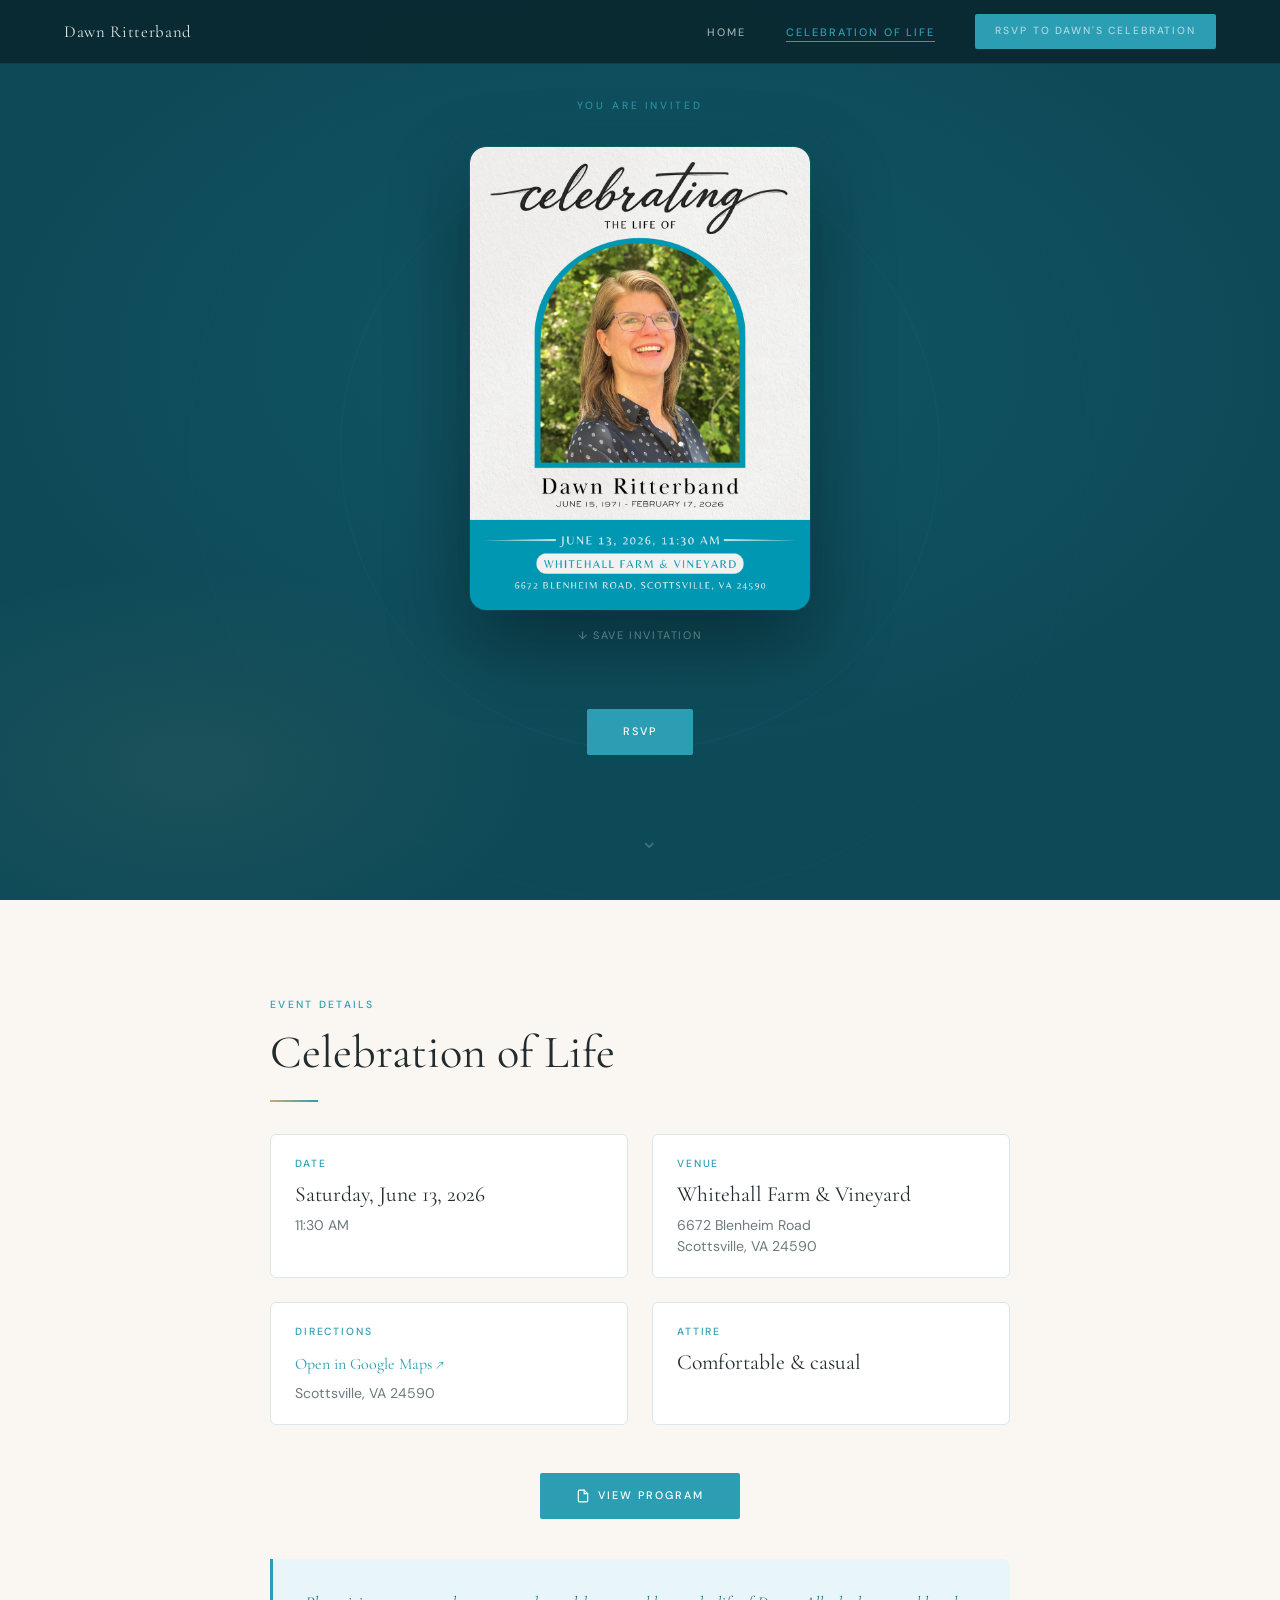
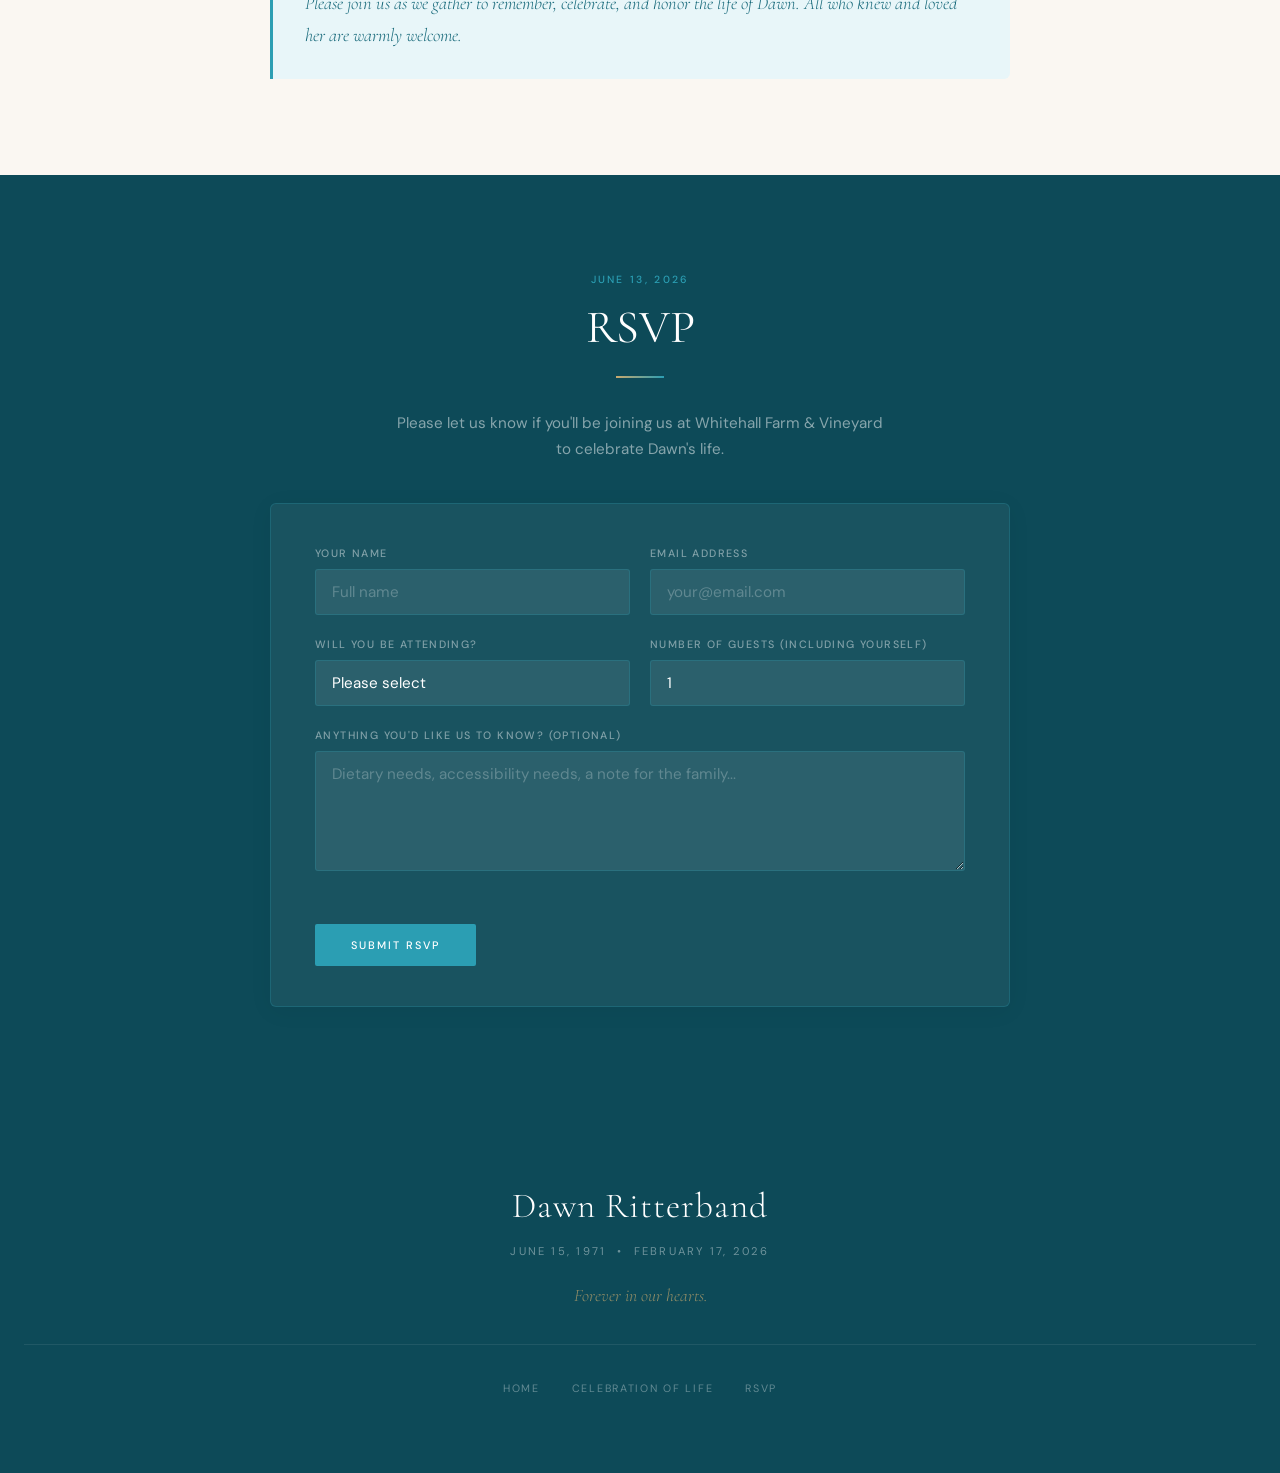
<file: celebration.html>
<!DOCTYPE html>
<html lang="en">
<head>
  <meta charset="UTF-8" />
  <meta name="viewport" content="width=device-width, initial-scale=1.0" />
  <title>Celebration of Life — Dawn Ritterband</title>
  <link rel="stylesheet" href="style.css" />
  <link rel="preconnect" href="https://fonts.googleapis.com" />
  <link rel="preconnect" href="https://fonts.gstatic.com" crossorigin />
  <link href="https://fonts.googleapis.com/css2?family=Cormorant+Garamond:ital,wght@0,300;0,400;0,500;1,300;1,400&family=DM+Sans:wght@300;400;500&display=swap" rel="stylesheet" />
  <style>
    /* ── PAGE-SPECIFIC: CELEBRATION OF LIFE ── */

    /* INVITATION HERO — full-bleed, invitation as centerpiece */
    .col-hero {
      min-height: 100vh;
      min-height: -webkit-fill-available;
      min-height: 100lvh;
      display: flex;
      flex-direction: column;
      align-items: center;
      justify-content: center;
      padding: 80px 2rem 8rem;
      position: relative;
      overflow: hidden;
      text-align: center;
    }

    /* Extend teal to page bottom so Safari shows no ivory gap */
    body {
      background-color: var(--teal-deep);
    }

    /* Deep teal background with turquoise radial glow */
    .col-hero-bg {
      position: absolute;
      inset: 0;
      background:
        radial-gradient(ellipse 80% 70% at 50% 40%, rgba(43,158,179,0.14) 0%, transparent 65%),
        radial-gradient(ellipse 50% 40% at 15% 85%, rgba(201,169,110,0.08) 0%, transparent 55%),
        var(--teal-deep);
      z-index: 0;
    }

    /* Floating soft circles in background */
    .col-hero-bg::before {
      content: '';
      position: absolute;
      width: 600px;
      height: 600px;
      border-radius: 50%;
      border: 1px solid rgba(43,158,179,0.08);
      top: 50%;
      left: 50%;
      transform: translate(-50%, -50%);
      pointer-events: none;
    }
    .col-hero-bg::after {
      content: '';
      position: absolute;
      width: 900px;
      height: 900px;
      border-radius: 50%;
      border: 1px solid rgba(43,158,179,0.04);
      top: 50%;
      left: 50%;
      transform: translate(-50%, -50%);
      pointer-events: none;
    }

    .col-hero-content {
      position: relative;
      z-index: 1;
      display: flex;
      flex-direction: column;
      align-items: center;
      gap: 0;
    }

    /* "Celebrating the Life of" label */
    .col-hero-eyebrow {
      font-size: 0.65rem;
      letter-spacing: 0.28em;
      text-transform: uppercase;
      color: var(--teal);
      margin-bottom: 2rem;
      opacity: 0;
      animation: fadeUp 0.9s ease 0.3s both;
    }

    /* The invitation card */
    .col-invitation-wrap {
      position: relative;
      opacity: 0;
      animation: fadeUp 1.1s ease 0.5s both;
    }

    .col-invitation-img {
      width: min(340px, 80vw);
      border-radius: 16px;
      box-shadow:
        0 30px 80px rgba(0,0,0,0.45),
        0 0 0 1px rgba(43,158,179,0.2),
        0 0 60px rgba(43,158,179,0.12);
      display: block;
    }

    /* Turquoise glow halo behind the invitation */
    .col-invitation-wrap::before {
      content: '';
      position: absolute;
      inset: -20px;
      border-radius: 24px;
      background: radial-gradient(ellipse at center, rgba(43,158,179,0.18) 0%, transparent 70%);
      z-index: -1;
    }

    /* Download/view link under the invitation */
    .col-invitation-link {
      margin-top: 1rem;
      font-size: 0.68rem;
      letter-spacing: 0.15em;
      text-transform: uppercase;
      color: rgba(255,255,255,0.35);
      text-decoration: none;
      transition: color 0.2s;
      opacity: 0;
      animation: fadeUp 0.9s ease 0.9s both;
      display: inline-block;
    }
    .col-invitation-link:hover { color: var(--teal); }

    .col-hero-cta {
      margin-top: 2.5rem;
      opacity: 0;
      animation: fadeUp 0.9s ease 1.1s both;
    }

    .hero-scroll {
      position: absolute;
      bottom: 2.5rem;
      left: 50%;
      font-size: 1.4rem;
      color: rgba(255,255,255,0.2);
      animation: bob 2.5s ease-in-out infinite, fadeIn 1s ease 1.5s both;
      opacity: 0;
      z-index: 1;
    }

    /* SERVICE DETAILS SECTION */
    .service-details {
      padding: 6rem 1.5rem;
      background: var(--ivory);
    }

    .service-grid {
      display: grid;
      grid-template-columns: 1fr 1fr;
      gap: 1.5rem;
      margin-top: 2rem;
    }

    .service-card {
      background: white;
      border: 1px solid var(--border);
      border-radius: 6px;
      padding: 1.25rem 1.5rem;
      display: flex;
      flex-direction: column;
      gap: 0.35rem;
      transition: box-shadow 0.2s, border-color 0.2s;
    }
    .service-card:hover {
      box-shadow: 0 6px 24px rgba(43,158,179,0.1);
      border-color: var(--teal);
    }

    .service-card-label {
      font-size: 0.65rem;
      letter-spacing: 0.18em;
      text-transform: uppercase;
      color: var(--teal);
      font-weight: 500;
    }

    .service-card-value {
      font-family: var(--font-display);
      font-size: 1.35rem;
      color: var(--charcoal);
      font-weight: 400;
      line-height: 1.4;
    }

    .service-card-sub {
      font-size: 0.88rem;
      color: var(--warm-gray);
      line-height: 1.5;
    }

    .service-note {
      margin-top: 2.5rem;
      padding: 1.75rem 2rem;
      background: var(--teal-wash);
      border-left: 3px solid var(--teal);
      border-radius: 0 6px 6px 0;
      font-family: var(--font-display);
      font-style: italic;
      font-size: 1.15rem;
      color: var(--teal-dark);
      font-weight: 300;
      line-height: 1.75;
    }

    /* RSVP SECTION */
    .rsvp {
      padding: 6rem 1.5rem;
      background: var(--teal-deep);
    }

    .rsvp .section-label { color: var(--teal); }
    .rsvp h2 { color: white; }

    .rsvp-sub {
      color: rgba(255,255,255,0.5);
      max-width: 500px;
      margin: 0 auto 2.5rem;
      font-size: 0.95rem;
    }

    .rsvp .form-box {
      background: rgba(255,255,255,0.05);
      border-color: rgba(43,158,179,0.25);
    }

    .rsvp label { color: rgba(255,255,255,0.45); }

    .rsvp input,
    .rsvp select,
    .rsvp textarea {
      background: rgba(255,255,255,0.08);
      border-color: rgba(43,158,179,0.25);
      color: white;
    }

    .rsvp input::placeholder,
    .rsvp textarea::placeholder { color: rgba(255,255,255,0.25); }

    .rsvp input:focus,
    .rsvp select:focus,
    .rsvp textarea:focus {
      background: rgba(255,255,255,0.12);
      border-color: var(--teal);
    }

    .rsvp select option { background: var(--teal-deep); color: white; }

    /* Add to calendar prompt */
    .calendar-prompt {
      margin: 1.5rem auto 0;
      padding-top: 1.5rem;
      border-top: 1px solid rgba(43,158,179,0.25);
      width: 100%;
      max-width: 420px;
      display: flex;
      flex-direction: column;
      align-items: center;
      text-align: center;
    }
    .calendar-label {
      font-size: 0.65rem;
      letter-spacing: 0.18em;
      text-transform: uppercase;
      color: var(--teal);
      margin-bottom: 0.85rem;
      font-family: var(--font-body);
      font-style: normal;
      text-align: center;
      width: 100%;
    }
    .calendar-btns {
      display: flex;
      gap: 0.75rem;
      justify-content: center;
      align-items: center;
      flex-wrap: wrap;
      width: 100%;
    }
    .cal-btn {
      display: inline-block;
      background: var(--teal-dark);
      border: 1.5px solid var(--teal-dark);
      color: white;
      font-family: var(--font-body);
      font-size: 0.75rem;
      letter-spacing: 0.08em;
      padding: 0.65rem 1.25rem;
      border-radius: 3px;
      cursor: pointer;
      text-decoration: none;
      transition: background 0.2s, border-color 0.2s;
    }
    .cal-btn:hover {
      background: var(--teal-deep);
      border-color: var(--teal-deep);
    }

    /* INVITATION LIGHTBOX */
    .col-invitation-wrap {
      cursor: zoom-in;
    }

    .col-invitation-img {
      transition: transform 0.2s ease;
    }
    .col-invitation-wrap:hover .col-invitation-img {
      transform: scale(1.03);
    }

    /* Lightbox overlay */
    .lightbox {
      display: none;
      position: fixed;
      inset: 0;
      z-index: 200;
      background: rgba(8, 32, 38, 0.96);
      backdrop-filter: blur(8px);
      -webkit-backdrop-filter: blur(8px);
      align-items: center;
      justify-content: center;
      flex-direction: column;
      gap: 1.75rem;
      padding: 2rem;
      animation: fadeIn 0.25s ease both;
    }
    .lightbox.open {
      display: flex;
    }
    .lightbox-img {
      max-height: 80vh;
      max-width: min(480px, 90vw);
      border-radius: 16px;
      box-shadow:
        0 40px 100px rgba(0,0,0,0.6),
        0 0 0 1px rgba(43,158,179,0.25),
        0 0 80px rgba(43,158,179,0.15);
      animation: fadeUp 0.3s ease both;
    }
    .lightbox-actions {
      display: flex;
      flex-direction: column;
      align-items: center;
      gap: 0.85rem;
      animation: fadeUp 0.35s ease 0.08s both;
    }
    .lightbox-rsvp-btn {
      background: var(--teal);
      color: white;
      font-family: var(--font-body);
      font-size: 0.7rem;
      font-weight: 500;
      letter-spacing: 0.18em;
      text-transform: uppercase;
      padding: 0.85rem 2.5rem;
      border: none;
      border-radius: 2px;
      cursor: pointer;
      transition: background 0.2s, transform 0.15s, box-shadow 0.2s;
    }
    .lightbox-rsvp-btn:hover {
      background: var(--teal-dark);
      transform: translateY(-1px);
      box-shadow: 0 6px 20px rgba(43,158,179,0.3);
    }
    .lightbox-close {
      font-size: 0.67rem;
      letter-spacing: 0.16em;
      text-transform: uppercase;
      color: rgba(255,255,255,0.3);
      background: none;
      border: none;
      cursor: pointer;
      transition: color 0.2s;
      padding: 0.25rem 0.5rem;
    }
    .lightbox-close:hover { color: rgba(255,255,255,0.7); }

    /* Responsive */
    @media (max-width: 620px) {
      .service-grid { grid-template-columns: 1fr; }
      .col-invitation-img { width: min(280px, 75vw); }
    }
  </style>
</head>
<body>

  <!-- NAV -->
  <nav class="site-nav">
    <a href="index.html" class="nav-wordmark">Dawn Ritterband</a>
    <button class="nav-hamburger" id="nav-hamburger" aria-label="Open menu" aria-expanded="false">
      <span></span><span></span><span></span>
    </button>
    <ul class="nav-links" id="nav-links">
      <li><a href="index.html">Home</a></li>
      <li><a href="celebration.html" class="active">Celebration of Life</a></li>
      <li><a href="#rsvp" class="btn" style="margin-top:0; padding: 0.5rem 1.25rem; font-size:0.65rem;">RSVP to Dawn's Celebration</a></li>
    </ul>
  </nav>

  <!-- LIGHTBOX -->
  <div class="lightbox" id="invitation-lightbox" role="dialog" aria-modal="true" aria-label="Invitation preview">
    <img src="CoL_Invitation.png" alt="Celebration of Life Invitation" class="lightbox-img" />
    <div class="lightbox-actions">
      <button class="lightbox-rsvp-btn" id="lightbox-rsvp-btn">RSVP</button>
      <button class="lightbox-close" id="lightbox-close">&#215; Close</button>
    </div>
  </div>

  <!-- INVITATION HERO -->
  <section class="col-hero">
    <div class="col-hero-bg"></div>
    <div class="col-hero-content">
      <p class="col-hero-eyebrow">You Are Invited</p>
      <div class="col-invitation-wrap" id="invitation-trigger" title="Click to view invitation">
        <img
          src="CoL_Invitation.png"
          alt="Celebration of Life Invitation — Dawn Ritterband, June 13, 2026 at Whitehall Farm & Vineyard"
          class="col-invitation-img"
        />
      </div>
      <a href="CoL_Invitation.png" download class="col-invitation-link">&#8595; Save Invitation</a>
      <div class="col-hero-cta">
        <a href="#rsvp" class="btn">RSVP</a>
      </div>
    </div>
    <span class="hero-scroll" aria-hidden="true">&#8964;</span>
  </section>

  <!-- SERVICE DETAILS -->
  <section class="service-details" id="details">
    <div class="container narrow">
      <div class="reveal">
        <span class="section-label">Event Details</span>
        <h2>Celebration of Life</h2>
        <hr class="section-divider" />
      </div>

      <div class="service-grid reveal">
        <div class="service-card">
          <div class="service-card-label">Date</div>
          <div class="service-card-value">Saturday, June 13, 2026</div>
          <div class="service-card-sub">11:30 AM</div>
        </div>

        <div class="service-card">
          <div class="service-card-label">Venue</div>
          <div class="service-card-value">Whitehall Farm &amp; Vineyard</div>
          <div class="service-card-sub">6672 Blenheim Road<br />Scottsville, VA 24590</div>
        </div>

        <div class="service-card">
          <div class="service-card-label">Directions</div>
          <div class="service-card-value">
            <a href="https://maps.google.com/?q=6672+Blenheim+Road+Scottsville+VA+24590"
               target="_blank"
               rel="noopener noreferrer"
               style="color: var(--teal); text-decoration: none; font-size: 1rem;">
              Open in Google Maps &#8599;
            </a>
          </div>
          <div class="service-card-sub">Scottsville, VA 24590</div>
        </div>

        <div class="service-card">
          <div class="service-card-label">Attire</div>
          <div class="service-card-value">
            <!--✏️ Add attire guidance, e.g. "Casual, comfortable, colorful" -->
            Comfortable &amp; casual
          </div>
          <div class="service-card-sub">
            <!--✏️ Optional note, e.g. "Wear something that makes you smile" -->
          </div>
        </div>
      </div>

      <div class="reveal" style="margin-top: 1.5rem; text-align: center;">
        <a href="program.pdf" target="_blank" rel="noopener noreferrer" class="btn" style="display: inline-flex; align-items: center; gap: 0.5rem;">
          <svg xmlns="http://www.w3.org/2000/svg" width="14" height="14" viewBox="0 0 24 24" fill="none" stroke="currentColor" stroke-width="2" stroke-linecap="round" stroke-linejoin="round" aria-hidden="true">
            <path d="M14 2H6a2 2 0 0 0-2 2v16a2 2 0 0 0 2 2h12a2 2 0 0 0 2-2V8z"/><polyline points="14 2 14 8 20 8"/>
          </svg>
          View Program
        </a>
      </div>

      <div class="service-note reveal">
        <!--✏️ Optional personal note to guests from the family -->
        Please join us as we gather to remember, celebrate, and honor the life of Dawn. All who knew and loved her are warmly welcome.
      </div>
    </div>
  </section>

  <!-- RSVP -->
  <section class="rsvp" id="rsvp">
    <div class="container narrow">
      <div class="reveal">
        <span class="section-label center">June 13, 2026</span>
        <h2 class="center">RSVP</h2>
        <hr class="section-divider center" />
        <p class="rsvp-sub center">
          Please let us know if you'll be joining us at Whitehall Farm &amp; Vineyard to celebrate Dawn's life.
        </p>
      </div>

      <!-- RSVP form — submits directly to Airtable via script.js -->
      <form class="form-box reveal" id="rsvp-form">
        <input type="hidden" name="_subject" value="RSVP — Dawn Ritterband Celebration of Life" />

        <div class="form-row two-col">
          <div class="form-group">
            <label for="rsvp-name">Your Name</label>
            <input type="text" id="rsvp-name" name="name" placeholder="Full name" required />
          </div>
          <div class="form-group">
            <label for="rsvp-email">Email Address</label>
            <input type="email" id="rsvp-email" name="email" placeholder="your@email.com" required />
          </div>
        </div>

        <div class="form-row two-col">
          <div class="form-group">
            <label for="rsvp-attending">Will you be attending?</label>
            <select id="rsvp-attending" name="attending" required>
              <option value="" disabled selected>Please select</option>
              <option value="yes">Yes, I will be there</option>
              <option value="no">Unable to attend</option>
              <option value="maybe">I hope to attend</option>
            </select>
          </div>
          <div class="form-group">
            <label for="rsvp-guests">Number of guests (including yourself)</label>
            <select id="rsvp-guests" name="guests">
              <option value="1">1</option>
              <option value="2">2</option>
              <option value="3">3</option>
              <option value="4">4</option>
              <option value="5+">5 or more</option>
            </select>
          </div>
        </div>

        <div class="form-group">
          <label for="rsvp-note">Anything you'd like us to know? (Optional)</label>
          <textarea id="rsvp-note" name="note" rows="3" placeholder="Dietary needs, accessibility needs, a note for the family..."></textarea>
        </div>

        <button type="submit" class="btn btn-gold">Submit RSVP</button>
      </form>
    </div>
  </section>

  <!-- FOOTER -->
  <footer class="site-footer">
    <p class="footer-name">Dawn Ritterband</p>
    <p class="footer-dates">June 15, 1971 &nbsp;&bull;&nbsp; February 17, 2026</p>
    <p class="footer-quote">Forever in our hearts.</p>
    <ul class="footer-nav">
      <li><a href="index.html">Home</a></li>
      <li><a href="celebration.html">Celebration of Life</a></li>
      <li><a href="#rsvp">RSVP</a></li>
    </ul>
  </footer>

  <script src="config.js"></script>
  <script src="script.js"></script>
</body>
</html>
</file>
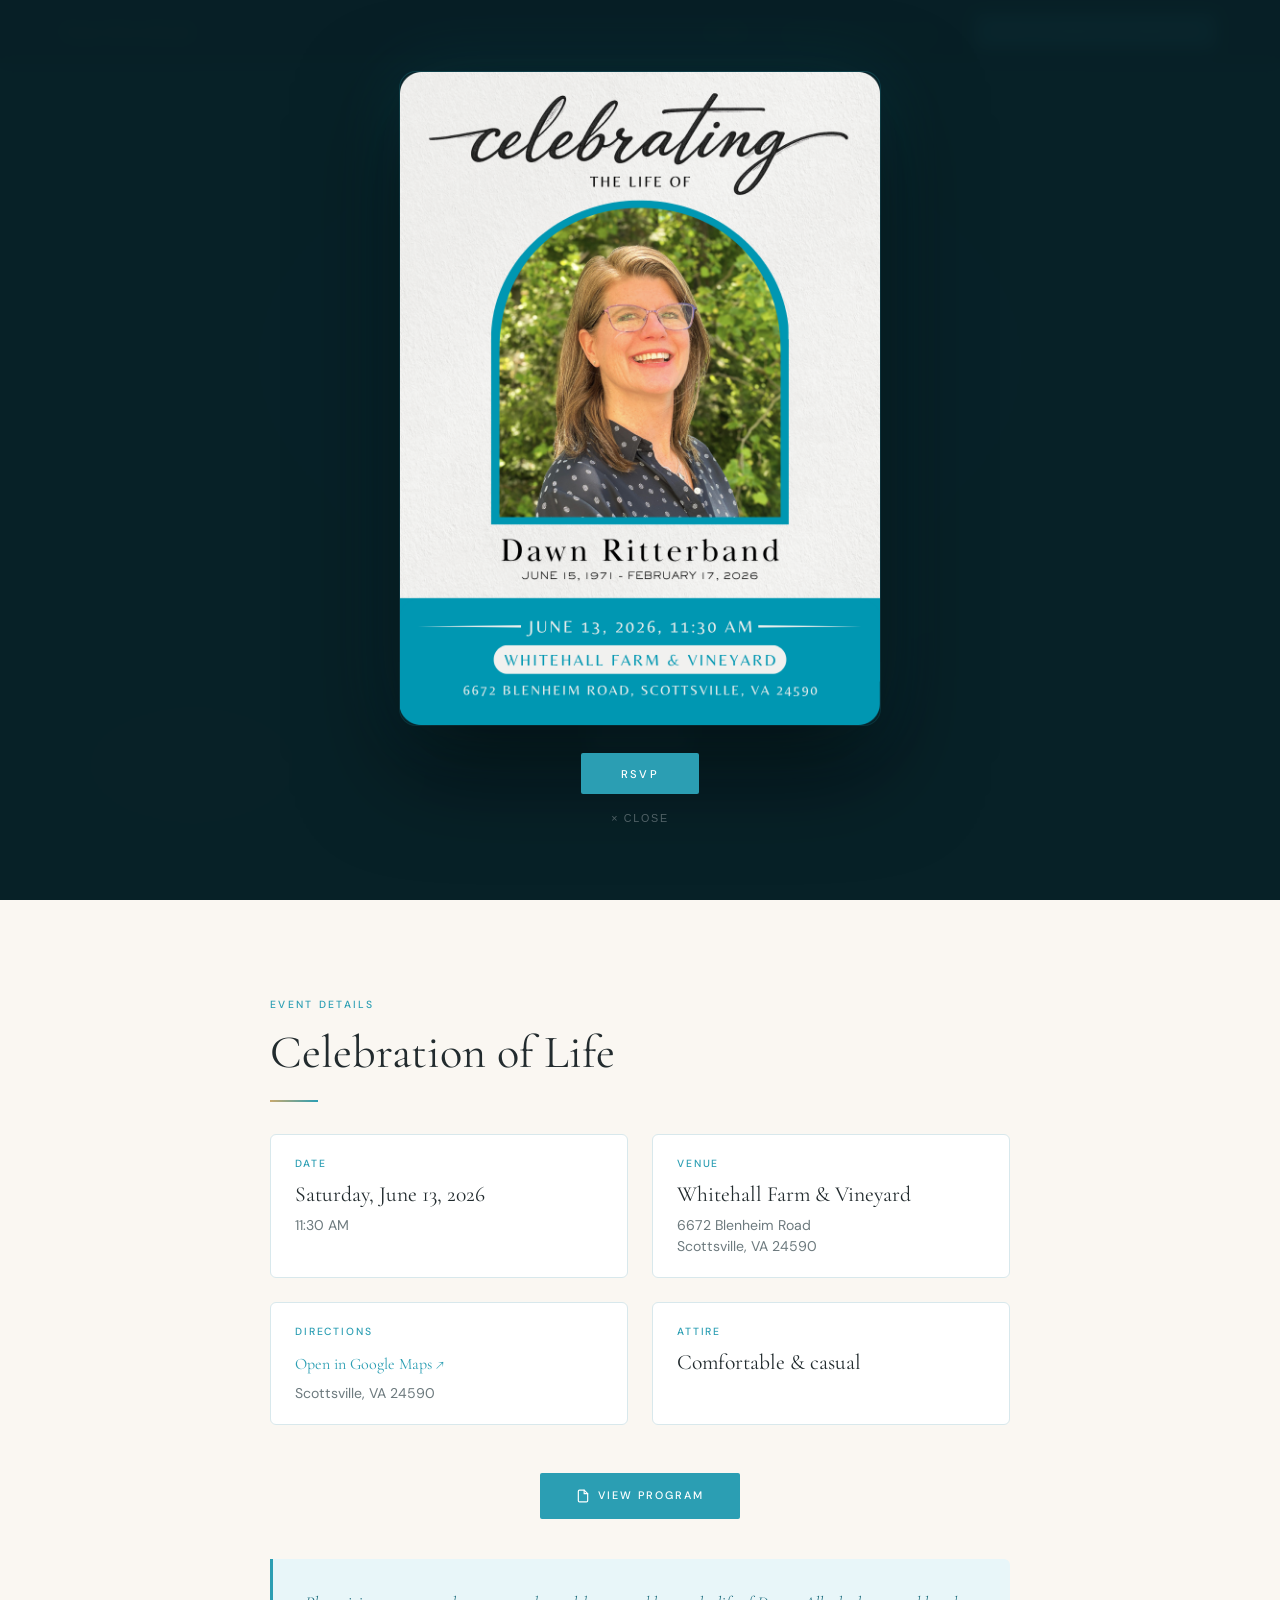
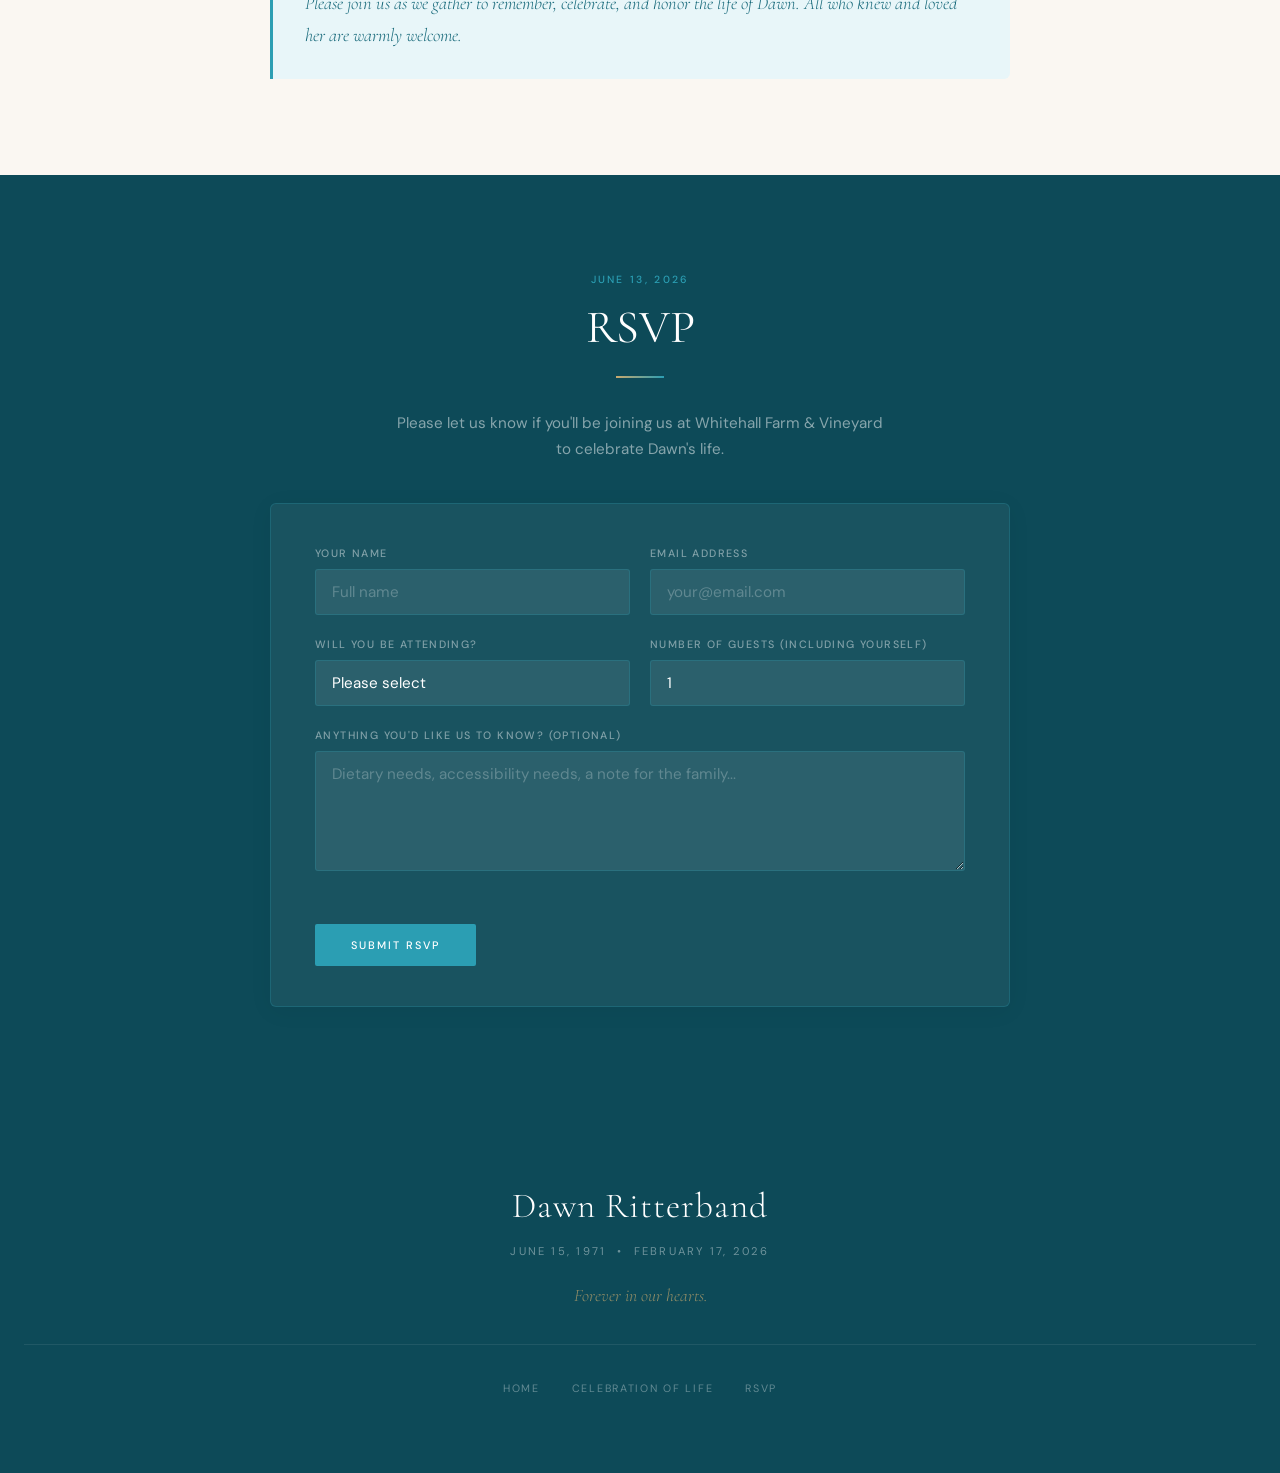
<file: rsvp.html>
<!DOCTYPE html>
<html lang="en">
<head>
  <meta charset="UTF-8" />
  <meta name="viewport" content="width=device-width, initial-scale=1.0" />
  <title>RSVP — Dawn Ritterband Celebration of Life</title>

  <!-- Redirect to celebration page with a flag to auto-open the lightbox -->
  <script>
    window.location.replace('celebration.html?rsvp=1');
  </script>

  <!-- Fallback if JS is disabled -->
  <meta http-equiv="refresh" content="0; url=celebration.html?rsvp=1" />
</head>
<body>
  <p style="font-family: Georgia, serif; text-align: center; margin-top: 3rem; color: #0D4A58;">
    Redirecting to the RSVP page...
    <br /><br />
    <a href="celebration.html?rsvp=1" style="color: #2B9EB3;">Click here if you are not redirected.</a>
  </p>
</body>
</html>
</file>
<file: style.css>
/* =============================================
   DAWN RITTERBAND MEMORIAL — SHARED STYLES
   =============================================
   Palette (drawn from the invitation):
     Turquoise primary  #2B9EB3
     Deep teal          #1A6B7C
     Midnight teal      #0D4A58
     Aqua wash          #E8F6F9
     Pale aqua          #F2FAFB
     Gold accent        #C9A96E
     Gold light         #F0E6D3
     Ivory              #FAF7F2
     Warm white         #FFFDF9
     Charcoal           #222B2E
     Slate              #3D5258
     Warm gray          #6D7A7E
     Border             #D8E8EC
   ============================================= */

:root {
  --teal:       #2B9EB3;
  --teal-dark:  #1A6B7C;
  --teal-deep:  #0D4A58;
  --teal-wash:  #E8F6F9;
  --teal-pale:  #F2FAFB;
  --gold:       #C9A96E;
  --gold-light: #F0E6D3;
  --ivory:      #FAF7F2;
  --warm-white: #FFFDF9;
  --charcoal:   #222B2E;
  --slate:      #3D5258;
  --warm-gray:  #6D7A7E;
  --border:     #D8E8EC;

  --font-display: 'Cormorant Garamond', Georgia, 'Times New Roman', serif;
  --font-body:    'DM Sans', 'Gill Sans', Optima, sans-serif;
}

*, *::before, *::after { box-sizing: border-box; margin: 0; padding: 0; }

html { scroll-behavior: smooth; }

body {
  font-family: var(--font-body);
  background: var(--ivory);
  color: var(--charcoal);
  font-size: 16px;
  line-height: 1.75;
}

/* Layout */
.container { width: 90%; max-width: 1080px; margin: 0 auto; }
.container.narrow { max-width: 740px; }
.center { text-align: center; }

/* Typography */
h1, h2, h3 {
  font-family: var(--font-display);
  font-weight: 400;
  line-height: 1.2;
  color: var(--charcoal);
}
h2 { font-size: clamp(2rem, 4vw, 2.9rem); margin-bottom: 1.25rem; }

.section-label {
  display: block;
  font-family: var(--font-body);
  font-size: 0.65rem;
  font-weight: 500;
  letter-spacing: 0.22em;
  text-transform: uppercase;
  color: var(--teal);
  margin-bottom: 0.65rem;
}

.section-divider {
  width: 48px;
  height: 2px;
  background: linear-gradient(90deg, var(--gold), var(--teal));
  margin: 1rem 0 2rem;
  border: none;
}
.section-divider.center { margin-left: auto; margin-right: auto; }

/* =============================================
   NAV
   ============================================= */

.site-nav {
  position: fixed;
  top: 0; left: 0; right: 0;
  z-index: 100;
  display: flex;
  align-items: center;
  justify-content: space-between;
  padding: 0 5%;
  height: 64px;
  background: rgba(10, 40, 48, 0.93);
  backdrop-filter: blur(12px);
  -webkit-backdrop-filter: blur(12px);
  border-bottom: 1px solid rgba(43, 158, 179, 0.18);
}

.nav-wordmark {
  font-family: var(--font-display);
  font-size: 1.05rem;
  font-weight: 400;
  color: rgba(255,255,255,0.88);
  text-decoration: none;
  letter-spacing: 0.04em;
  white-space: nowrap;
}
.nav-wordmark em { font-style: normal; color: rgba(255,255,255,0.88); }

.nav-links {
  display: flex;
  list-style: none;
  gap: 2.5rem;
  align-items: center;
}

.nav-links a {
  font-size: 0.68rem;
  font-weight: 500;
  letter-spacing: 0.18em;
  text-transform: uppercase;
  color: rgba(255,255,255,0.6);
  text-decoration: none;
  padding-bottom: 2px;
  border-bottom: 1px solid transparent;
  transition: color 0.2s, border-color 0.2s;
}
.nav-links a:hover,
.nav-links a.active {
  color: var(--teal);
  border-bottom-color: var(--teal);
}

/* Hamburger button — hidden on desktop, shown only on mobile */
.nav-hamburger {
  display: none;
  flex-direction: column;
  justify-content: center;
  gap: 5px;
  background: none;
  border: none;
  cursor: pointer;
  padding: 4px;
  z-index: 110;
  /* Prevent any default button outline/background showing */
  outline: none;
  -webkit-appearance: none;
  appearance: none;
  border-radius: 0;
}
.nav-hamburger span {
  display: block;
  width: 24px;
  height: 2px;
  background: rgba(255,255,255,0.8);
  border-radius: 2px;
  transition: transform 0.25s ease, opacity 0.25s ease;
}
/* X state */
.nav-hamburger.open span:nth-child(1) { transform: translateY(7px) rotate(45deg); }
.nav-hamburger.open span:nth-child(2) { opacity: 0; }
.nav-hamburger.open span:nth-child(3) { transform: translateY(-7px) rotate(-45deg); }

/* =============================================
   BUTTONS
   ============================================= */

.btn {
  display: inline-block;
  background: var(--teal);
  color: white;
  font-family: var(--font-body);
  font-size: 0.68rem;
  font-weight: 500;
  letter-spacing: 0.18em;
  text-transform: uppercase;
  text-decoration: none;
  padding: 0.85rem 2.25rem;
  border: none;
  cursor: pointer;
  border-radius: 2px;
  margin-top: 1.5rem;
  transition: background 0.2s, transform 0.15s, box-shadow 0.2s;
}
.btn:hover {
  background: var(--teal-dark);
  transform: translateY(-1px);
  box-shadow: 0 6px 20px rgba(43, 158, 179, 0.28);
}
.btn-outline {
  background: transparent;
  border: 1.5px solid rgba(255,255,255,0.5);
  color: white;
}
.btn-outline:hover {
  border-color: var(--teal);
  color: var(--teal);
  background: transparent;
  box-shadow: none;
}

/* =============================================
   FORMS
   ============================================= */

.form-box {
  background: var(--warm-white);
  padding: 2.5rem 2.75rem;
  border-radius: 6px;
  border: 1px solid var(--border);
  box-shadow: 0 4px 24px rgba(0,0,0,0.05);
}

.form-group { margin-bottom: 1.25rem; }

.form-row.two-col {
  display: grid;
  grid-template-columns: 1fr 1fr;
  gap: 1.25rem;
}

label {
  display: block;
  font-size: 0.67rem;
  letter-spacing: 0.13em;
  text-transform: uppercase;
  color: var(--warm-gray);
  margin-bottom: 0.4rem;
  font-weight: 500;
}

input[type="text"],
input[type="email"],
select,
textarea {
  width: 100%;
  padding: 0.75rem 1rem;
  background: white;
  border: 1px solid var(--border);
  border-radius: 3px;
  font-family: var(--font-body);
  font-size: 0.95rem;
  color: var(--charcoal);
  outline: none;
  appearance: none;
  transition: border-color 0.2s, box-shadow 0.2s;
}
input:focus, select:focus, textarea:focus {
  border-color: var(--teal);
  box-shadow: 0 0 0 3px rgba(43, 158, 179, 0.13);
}
textarea { resize: vertical; min-height: 120px; }
select {
  background-image: url("data:image/svg+xml,%3Csvg xmlns='http://www.w3.org/2000/svg' width='12' height='8' viewBox='0 0 12 8'%3E%3Cpath d='M1 1l5 5 5-5' stroke='%236D7A7E' stroke-width='1.5' fill='none' stroke-linecap='round'/%3E%3C/svg%3E");
  background-repeat: no-repeat;
  background-position: right 1rem center;
  padding-right: 2.5rem;
  cursor: pointer;
}

/* =============================================
   THANK YOU STATE
   ============================================= */

.thank-you-box {
  background: var(--teal-wash);
  border: 1.5px solid var(--teal);
  border-radius: 6px;
  padding: 3rem 2rem;
  text-align: center;
  display: flex;
  flex-direction: column;
  align-items: center;
}
.thank-you-check {
  display: inline-flex;
  align-items: center;
  justify-content: center;
  width: 3rem;
  height: 3rem;
  background: var(--teal);
  color: white;
  font-size: 1.3rem;
  border-radius: 50%;
  margin-bottom: 1rem;
}
.thank-you-box p {
  font-family: var(--font-display);
  font-style: italic;
  font-size: 1.25rem;
  color: var(--teal-dark);
  font-weight: 300;
  line-height: 1.7;
}

/* =============================================
   FOOTER
   ============================================= */

.site-footer {
  background: var(--teal-deep);
  color: white;
  text-align: center;
  padding: 4.5rem 1.5rem;
}
.footer-name {
  font-family: var(--font-display);
  font-size: 2.2rem;
  font-weight: 300;
  letter-spacing: 0.03em;
  margin-bottom: 0.35rem;
}
.footer-dates {
  font-size: 0.7rem;
  letter-spacing: 0.2em;
  text-transform: uppercase;
  color: rgba(255,255,255,0.4);
  margin-bottom: 1.25rem;
}
.footer-quote {
  font-family: var(--font-display);
  font-style: italic;
  font-size: 1.1rem;
  color: rgba(201,169,110,0.7);
  font-weight: 300;
  max-width: 360px;
  margin: 0 auto 2rem;
  line-height: 1.75;
}
.footer-nav {
  display: flex;
  justify-content: center;
  gap: 2rem;
  list-style: none;
  padding: 0;
  border-top: 1px solid rgba(255,255,255,0.08);
  padding-top: 1.75rem;
}
.footer-nav a {
  font-size: 0.67rem;
  letter-spacing: 0.16em;
  text-transform: uppercase;
  color: rgba(255,255,255,0.35);
  text-decoration: none;
  transition: color 0.2s;
}
.footer-nav a:hover { color: var(--teal); }

/* =============================================
   SCROLL REVEAL
   ============================================= */

.reveal {
  opacity: 0;
  transform: translateY(20px);
  transition: opacity 0.7s ease, transform 0.7s ease;
}
.reveal.visible {
  opacity: 1;
  transform: translateY(0);
}

/* =============================================
   ANIMATIONS
   ============================================= */

@keyframes fadeUp {
  from { opacity: 0; transform: translateY(18px); }
  to   { opacity: 1; transform: translateY(0); }
}
@keyframes bob {
  0%, 100% { transform: translateX(-50%) translateY(0); }
  50%       { transform: translateX(-50%) translateY(7px); }
}
@keyframes fadeIn {
  from { opacity: 0; }
  to   { opacity: 1; }
}

/* =============================================
   RESPONSIVE / HAMBURGER NAV
   ============================================= */

@media (max-width: 680px) {
  .form-row.two-col { grid-template-columns: 1fr; }
  .form-box { padding: 1.75rem; }

  /* Show hamburger, hide inline nav links */
  .nav-hamburger { display: flex !important; }

  /* Dropdown menu — slides down from under the nav bar */
  .nav-links {
    display: none;
    position: fixed;
    top: 64px; /* sits flush below the nav bar */
    left: 0;
    right: 0;
    background: rgba(8, 32, 38, 0.99);
    border-bottom: 1px solid rgba(43, 158, 179, 0.25);
    flex-direction: column;
    align-items: stretch;
    gap: 0;
    z-index: 99;
    padding: 0.5rem 0 1rem;
    box-shadow: 0 8px 32px rgba(0,0,0,0.35);
  }

  .nav-links.open { display: flex; }

  .nav-links li {
    border-bottom: 1px solid rgba(255,255,255,0.05);
  }
  .nav-links li:last-child { border-bottom: none; }

  .nav-links a {
    display: block;
    font-size: 0.8rem;
    letter-spacing: 0.15em;
    color: rgba(255,255,255,0.75);
    padding: 1rem 1.5rem;
    border-bottom: none;
  }

  .nav-links a:hover,
  .nav-links a.active {
    color: var(--teal);
    background: rgba(43,158,179,0.07);
    border-bottom: none;
  }

  /* RSVP button in dropdown */
  .nav-links .btn {
    display: block;
    font-size: 0.75rem;
    margin: 0.75rem 1.5rem 0;
    padding: 0.75rem 1.5rem;
    text-align: center;
    border-radius: 2px;
  }
}
</file>
